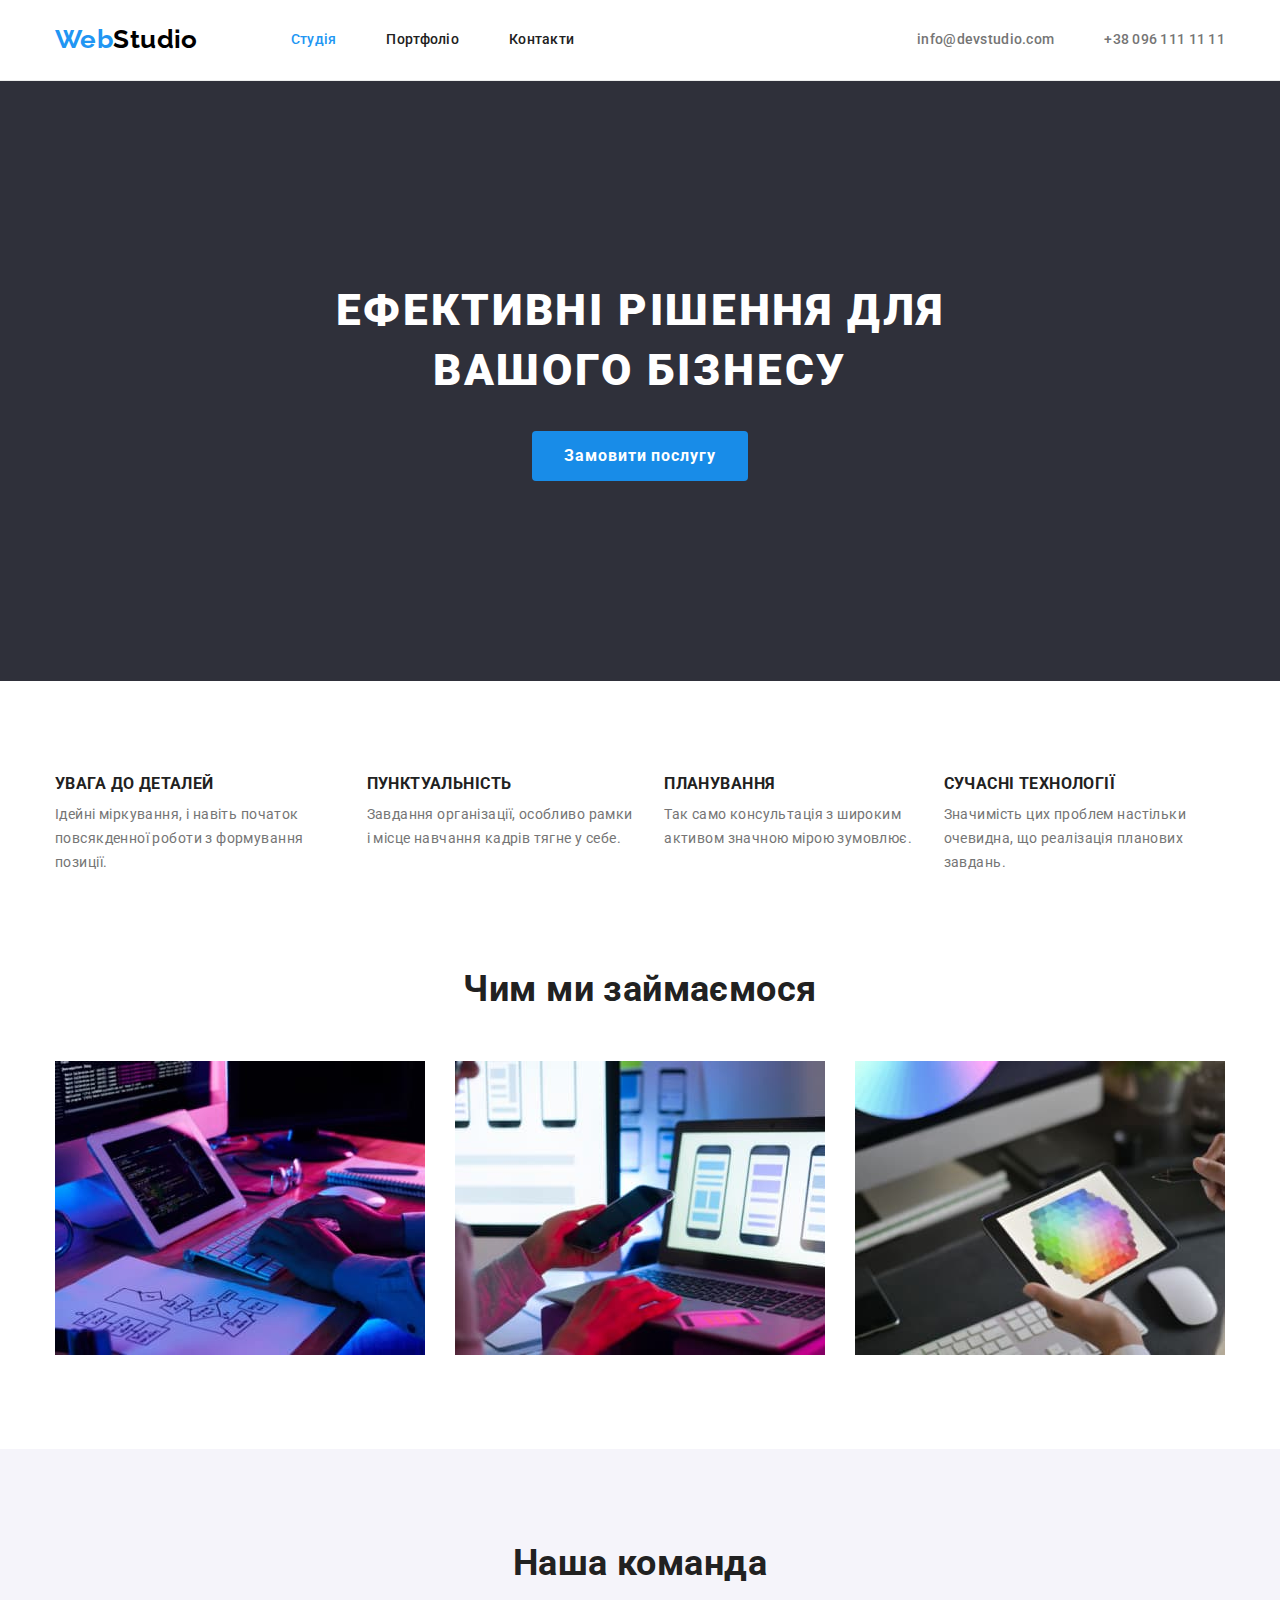
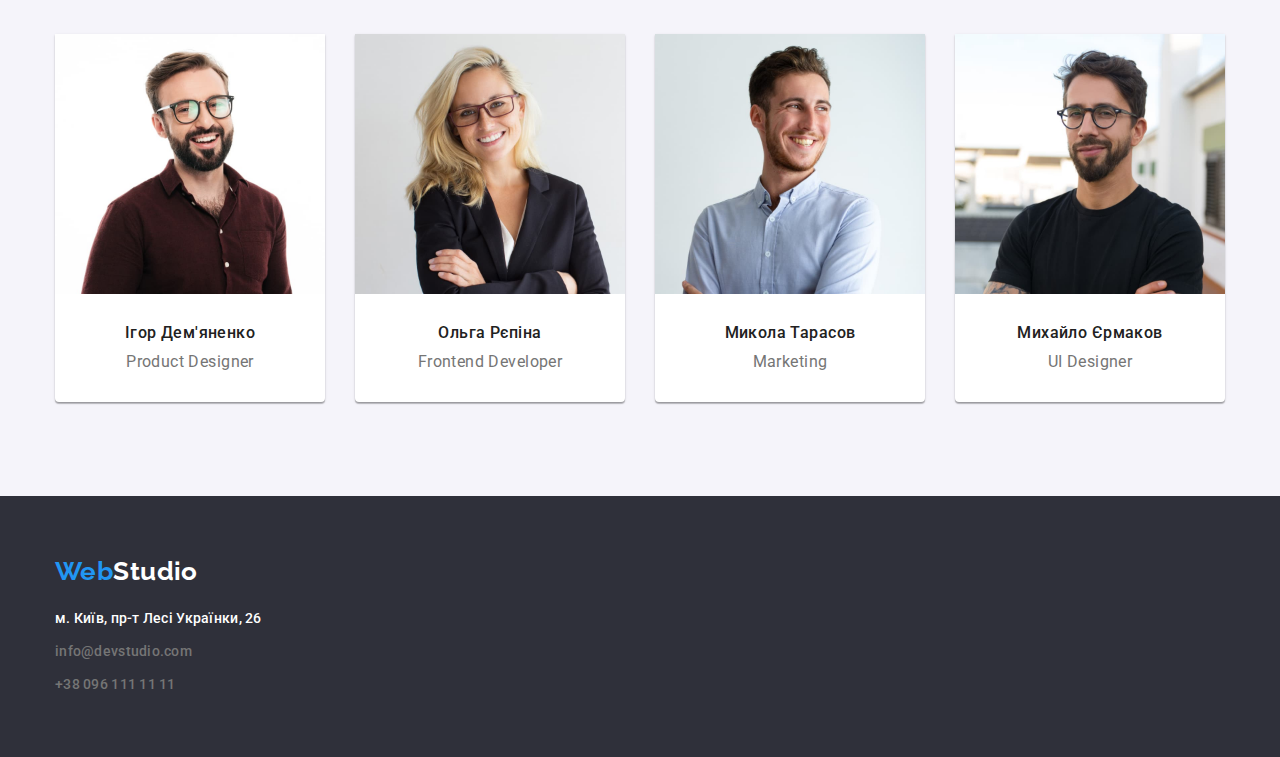
<file: index.html>
<!DOCTYPE html>
<html lang="uk">
<head>
    <meta charset="UTF-8">
    <meta http-equiv="X-UA-Compatible" content="IE=edge">
    <meta name="viewport" content="width=device-width, initial-scale=1.0">
    <title>Студія</title>
    <link rel="preconnect" href="https://fonts.googleapis.com">
    <link rel="preconnect" href="https://fonts.gstatic.com" crossorigin>
    <link href="https://fonts.googleapis.com/css2?family=Raleway:wght@700&family=Roboto:wght@400;500;700;900&display=swap"
        rel="stylesheet">
    <link rel="stylesheet" href="https://cdnjs.cloudflare.com/ajax/libs/modern-normalize/1.1.0/modern-normalize.min.css">
    <link rel="stylesheet" href="./css/style.css">
</head>
<body>
    <header class="header">
        <div class="container main-nav">
            <nav class="nav">
                <a class="logo" href="./index.html"><span class="accent">Web</span>Studio</a>
                <ul class="site-nav list">
                    <li class="nav-item">
                        <a class="link current" href="./index.html">Студія</a>
                    </li>
                    <li class="nav-item">
                        <a class="link" href="./portfolio.html">Портфоліо</a>
                    </li>
                    <li class="nav-item">
                        <a class="link" href="#">Контакти</a>
                    </li>
                </ul>
            </nav>
            <ul class="contact-list list">
                <li class="contact-item">
                    <a class="contact-link link" href="mailto:info@devstudio.com">info@devstudio.com</a>
                </li>
                <li class="contact-item">
                    <a class="contact-link link" href="tel:+380961111111">+38 096 111 11 11</a>
                </li>
            </ul>
        </div>
    </header>
   <main class="main">
        <!------ hero section----->
        <section class="hero section">
            <div class="container">
                <h1 class="hero-title">Ефективні рішення для вашого бізнесу</h1>
                <button class="hero-button button" type="button">Замовити послугу</button>
            </div>
        </section>
            <!------ our features section----->
        <section class="our-features section">
            <div class="container">
                <h2 class="invisible-title">Особливості</h2>
                <ul class="features-list list">
                    <li class="features-item">
                        <h3 class="features-title">УВАГА ДО ДЕТАЛЕЙ</h3>
                        <p>Ідейні міркування, і навіть початок повсякденної роботи з формування позиції.</p>
                    </li>
                    <li class="features-item">
                        <h3 class="features-title">ПУНКТУАЛЬНІСТЬ</h3>
                        <p>Завдання організації, особливо рамки і місце навчання кадрів тягне у себе.</p>
                    </li>
                    <li class="features-item">
                        <h3 class="features-title">ПЛАНУВАННЯ</h3>
                        <p>Так само консультація з широким активом значною мірою зумовлює.</p>
                    </li>
                    <li class="features-item">
                        <h3 class="features-title">СУЧАСНІ ТЕХНОЛОГІЇ</h3>
                        <p>Значимість цих проблем настільки очевидна, що реалізація планових завдань.</p>
                    </li>
                </ul>
            </div>
        </section>
        <!------- what are we doing section --------->
        <section class="works section">
            <div class="container">
                <h2 class="section-title">Чим ми займаємося</h2>
                <ul class="works-list list">
                    <li class="works-item">
                        <img src="./imeges/box-1.jpg" alt="Програміст працює за столом в офісі" width="370" height="294" />
                    </li>
                    <li class="works-item">
                        <img src="./imeges/box-2.jpg" alt="Команда творців працює над інтерфейсом для мобільних телефонів" width="370"
                            height="294" />
                    </li>
                    <li class="works-item">
                        <img src="./imeges/box-3.jpg"
                            alt="Креативний художник веб-дизайну з робочим графічним планшетом для вибору кольору" width="370"
                            height="294" />
                    </li>
                </ul>
            </div>
        </section>
        <!-------- our team --------->
        <section class="team section">
            <div class="container">
                <h2 class="section-title">Наша команда</h2>
                <ul class="team-list list">
                    <li class="team-card">
                        <img src="./imeges/team-card-1.jpg" alt="Фото Ігоря" width="270" height="260" />
                        <h3 class="team-title">Ігор Дем'яненко</h3>
                        <p lang="en">Product Designer</p>
                    </li>
                    <li class="team-card">
                        <img src="./imeges/team-card-2.jpg" alt="Фото Ольги" width="270" height="260" />
                        <h3 class="team-title">Ольга Рєпіна</h3>
                        <p lang="en">Frontend Developer</p>
                    </li>
                    <li class="team-card">
                        <img src="./imeges/team-card-3.jpg" alt="Фото Миколи" width="270" height="260" />
                        <h3 class="team-title">Микола Тарасов</h3>
                        <p lang="en">Marketing</p>
                    </li>
                    <li class="team-card">
                        <img src="./imeges/team-card-4.jpg" alt="Фото Михайла" width="270" height="260" />
                        <h3 class="team-title">Михайло Єрмаков</h3>
                        <p lang="en">UI Designer</p>
                    </li>
                </ul>
            </div>
        </section>
   </main>
   <footer class="footer">
        <div class="container">
            <a class="logo logo-footer" href="./index.html"><span class="accent">Web</span>Studio</a>
            <address class="address">
                <ul class="address-list list">
                    <li class="address-item contact-item">
                        <a class="address-link link" target="_blank" rel="noopener noreferrer nofollow"
                            href="https://goo.gl/maps/qot3qRzTmTnnyJev7">м. Київ, пр-т Лесі Українки, 26</a>
                    </li>
                    <li class="address-item contact-item">
                        <a class="contact-link link" href="mailto:info@devstudio.com">info@devstudio.com</a>
                    </li>
                    <li class="address-item contact-item">
                        <a class="contact-link link" href="tel:+380961111111">+38 096 111 11 11</a>
                    </li>
                </ul>
            </address>
        </div>
   </footer>
</body>
</html>
</file>
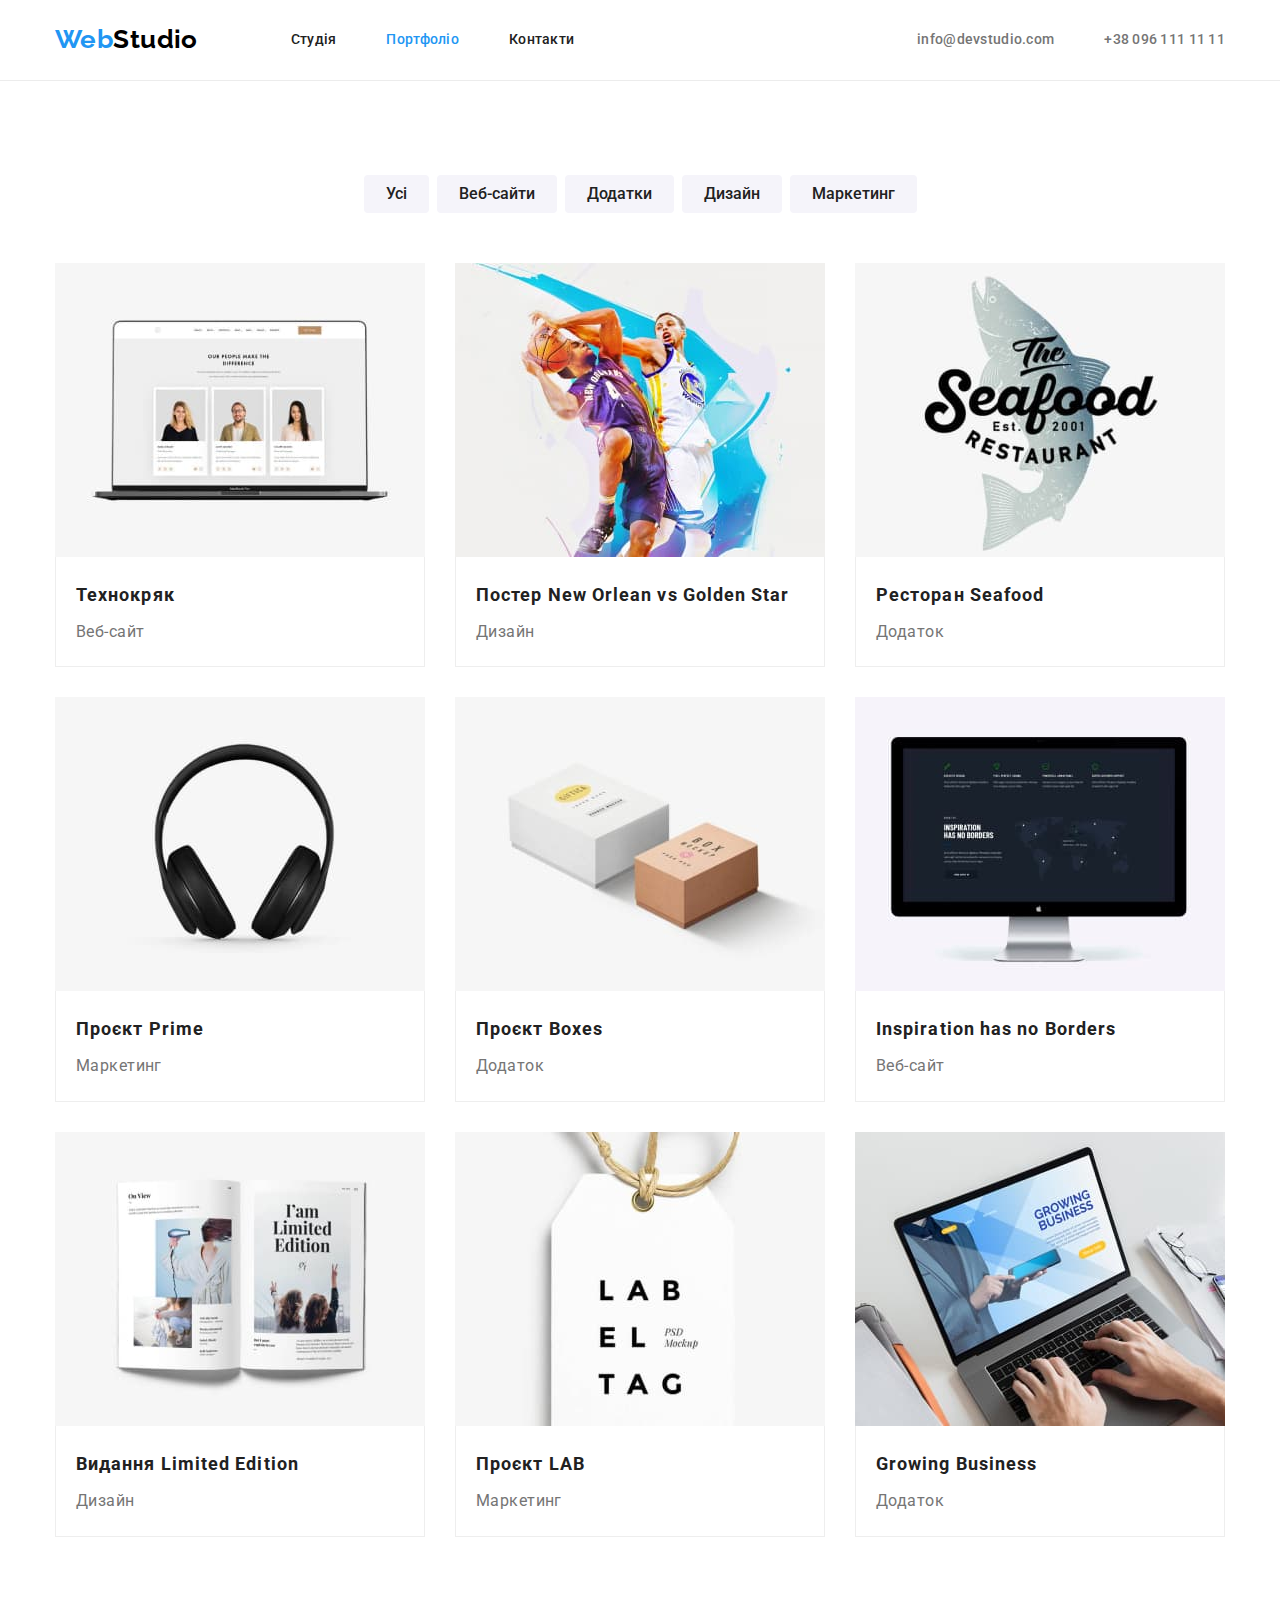
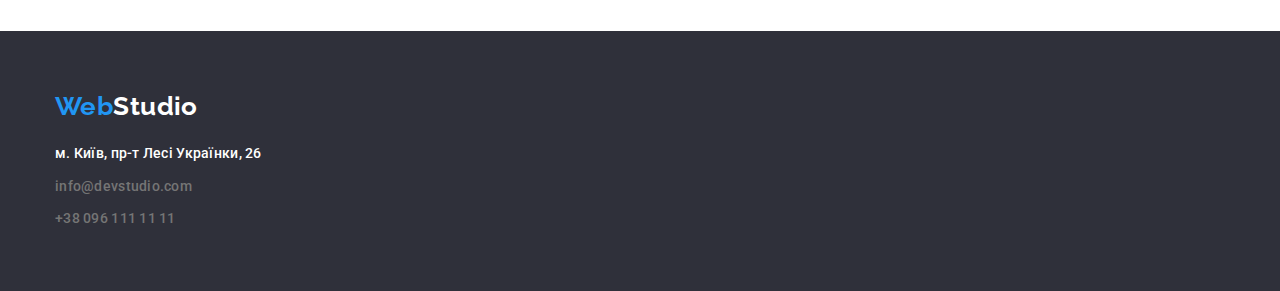
<file: portfolio.html>
<!DOCTYPE html>
<html lang="uk">

<head>
    <meta charset="UTF-8">
    <meta http-equiv="X-UA-Compatible" content="IE=edge">
    <meta name="viewport" content="width=device-width, initial-scale=1.0">
    <title>Портфоліо</title>
    <link rel="preconnect" href="https://fonts.googleapis.com">
    <link rel="preconnect" href="https://fonts.gstatic.com" crossorigin>
    <link href="https://fonts.googleapis.com/css2?family=Raleway:wght@700&family=Roboto:wght@400;500;700;900&display=swap"
        rel="stylesheet">
    <link rel="stylesheet" href="https://cdnjs.cloudflare.com/ajax/libs/modern-normalize/1.1.0/modern-normalize.min.css">
    <link rel="stylesheet" href="./css/style.css">
</head>

<body>
    <header class="header">
        <div class="container main-nav">
            <nav class="nav">
                <a class="logo" href="./index.html"><span class="accent">Web</span>Studio</a>
                <ul class="site-nav list">
                    <li class="nav-item">
                        <a class="link" href="./index.html">Студія</a>
                    </li>
                    <li class="nav-item">
                        <a class="link current" href="./portfolio.html">Портфоліо</a>
                    </li>
                    <li class="nav-item">
                        <a class="link" href="#">Контакти</a>
                    </li>
                </ul>
            </nav>
            <ul class="contact-list list">
                <li class="contact-item">
                    <a class="contact-link link" href="mailto:info@devstudio.com">info@devstudio.com</a>
                </li>
                <li class="contact-item">
                    <a class="contact-link link" href="tel:+380961111111">+38 096 111 11 11</a>
                </li>
            </ul>
        </div>
    </header>
    <main>
        <section class="section">
           <div class="container">
                <h1 class="invisible-title">Наші проекти</h1>
                <ul class="filter-list list">
                    <li class="filter-item">
                        <button class="filter-button button" type="button">Усі</button>
                    </li>
                    <li class="filter-item">
                        <button class="filter-button button" type="button">Веб-сайти</button>
                    </li>
                    <li class="filter-item">
                        <button class="filter-button button" type="button">Додатки</button>
                    </li>
                    <li class="filter-item">
                        <button class="filter-button button" type="button">Дизайн</button>
                    </li>
                    <li class="filter-item">
                        <button class="filter-button button" type="button">Маркетинг</button>
                    </li>
                </ul>
                <ul class="project-list list">
                    <li>
                        <img src="./imeges/project-1.jpg" alt="Ноутбук з веб-сайтом на екрані." width="370" height="294">
                        <div class="border">
                            <h2 class="project-title">Технокряк</h2>
                            <p>Веб-сайт</p>
                        </div>
                    </li>
                    <li>
                        <img src="./imeges/project-2.jpg" alt="Два баскетболіста боряться за м'яч." width="370" height="294">
                        <div class="border">
                            <h2 class="project-title">Постер New Orlean vs Golden Star</h2>
                            <p>Дизайн</p>
                        </div>
                    </li>
                    <li>
                        <img src="./imeges/project-3.jpg" alt="Логотип з рибою." width="370" height="294">
                        <div class="border">
                            <h2 class="project-title">Ресторан Seafood</h2>
                            <p>Додаток</p>
                        </div>
                    </li>
                    <li>
                        <img src="./imeges/project-4.jpg" alt="Чорні наушники." width="370" height="294">
                        <div class="border">
                            <h2 class="project-title">Проєкт Prime</h2>
                            <p>Маркетинг</p>
                        </div>
                    </li>
                    <li>
                        <img src="./imeges/project-5.jpg" alt="Дві коробки біла та коричнева." width="370" height="294">
                        <div class="border">
                            <h2 class="project-title">Проєкт Boxes</h2>
                            <p>Додаток</p>
                        </div>
                    </li>
                    <li>
                        <img src="./imeges/project-6.jpg" alt="Монітор з веб-сайтом на екрані." width="370" height="294">
                        <div class="border">
                            <h2 class="project-title">Inspiration has no Borders</h2>
                            <p>Веб-сайт</p>
                        </div>
                    </li>
                    <li>
                        <img src="./imeges/project-7.jpg" alt="Розгорнутий журнал." width="370" height="294">
                        <div class="border">
                            <h2 class="project-title">Видання Limited Edition</h2>
                            <p>Дизайн</p>
                        </div>
                    </li>
                    <li>
                        <img src="./imeges/project-8.jpg" alt="Бирка з мотузкою" width="370" height="294">
                        <div class="border">
                            <h2 class="project-title">Проєкт LAB</h2>
                            <p>Маркетинг</p>
                        </div>
                    </li>
                    <li>
                        <img src="./imeges/project-9.jpg" alt="На столі лежать документи,окуляри,телефон та ноутбук за яким працює чоловік." width="370" height="294">
                        <div class="border">
                            <h2 class="project-title">Growing Business</h2>
                            <p>Додаток</p>
                        </div>
                    </li>
                </ul>
           </div>
        </section>
    </main>
    <footer class="footer">
        <div class="container">
            <a class="logo logo-footer" href="./index.html"><span class="accent">Web</span>Studio</a>
            <address class="address">
                <ul class="address-list list">
                    <li class="address-item contact-item">
                        <a class="address-link link" target="_blank" rel="noopener noreferrer nofollow"
                            href="https://goo.gl/maps/qot3qRzTmTnnyJev7">м. Київ, пр-т Лесі Українки, 26</a>
                    </li>
                    <li class="address-item contact-item">
                        <a class="contact-link link" href="mailto:info@devstudio.com">info@devstudio.com</a>
                    </li>
                    <li class="address-item contact-item">
                        <a class="contact-link link" href="tel:+380961111111">+38 096 111 11 11</a>
                    </li>
                </ul>
            </address>
        </div>
    </footer>
</body>

</html>
</file>
<file: css/style.css>
:root{
    --primary-text-color: #212121;
    --secondary-text-color: #757575;
    --accent-color:#2196F3;
    --main-color:#ffffff;
    --primary-bg-color: #ffffff;
    --secondary-bg-color: #F5F4FA;
    --footer-bg-color: #2F303A;
}
body {
    background-color: var(--primary-bg-color);
    color: var(--primary-text-color);
    font-family: 'Roboto',sans-serif;
    font-size: 14px;
    letter-spacing: 0.03em;
}
h1,h2,h3,h4,h5,h6,ul,p {
    margin: 0;
    padding: 0;
}
img {
    display: block;
    max-width: 100%;
    height: auto;
}
.link {
    text-decoration: none;
    color: var(--primary-text-color);
    font-weight: 500;
    font-size: 14px;
    line-height: 1.14;
    letter-spacing: 0.02em;
}
.list{
    list-style: none;
    color: inherit;
}
.container {
    width: 1200px;
    margin: 0 auto;
    padding: 0 15px;
}
.section {
    padding-top: 94px;
    padding-bottom: 94px;
}
.accent,.current {
    color: var(--accent-color);
}
.button {
    border:none;
    border-radius: 4px;
    cursor: pointer;
    font-family: inherit;
    color: var(--primary-text-color);
    background-color: var(--secondary-bg-color);
    font-weight: 500;
    font-size: 16px;
    text-align: center;
    line-height: 1.62;
}
.button:hover,.button:focus,.button:active{
    color: var(--main-color);
    background-color: var(--accent-color);
}
.invisible-title {
    display: none;
}

/* === header === */
.header {
    border-bottom: 1px solid #ECECEC;;
}
.main-nav {
    display: flex;
    align-items: center;
}
.logo {
    text-decoration: none;
    color: #000000;
    font-family: 'Raleway',sans-serif;
    font-weight: 700;
    font-size: 26px;
    line-height: 1.19;
}
.nav .logo {
    margin-right: 93px;
    padding-top: 24px;
    padding-bottom: 25px;
}
.logo-footer{
    color:var(--main-color);
}
.nav {
    display: flex;
    align-items: center;
}
.site-nav {
    display: flex;
}
.site-nav .link {
    display: block;
    padding-top: 32px;
    padding-bottom: 32px;
}
.contact-list {
    display: flex;
}
.main-nav .contact-link {
    display: block;
    padding-top: 32px;
    padding-bottom: 32px;
}
.link:hover,.link:focus,
.contact-link:hover,.contact-link:focus,
.address-link:hover,.address-link:focus{
    color: var(--accent-color);
}
.site-nav .nav-item + .nav-item {
    margin-left: 50px;
}
.contact-list {
    margin-left: auto;
}
.contact-list .contact-item + .contact-item {
    margin-left: 50px;
}
.contact-link {
    color: var(--secondary-text-color);
}

/* === main === */
.section-title {
    margin-bottom: 50px;
    font-size: 36px;
    line-height: 1.16;
    text-align: center;
}
/* === hero section === */
.hero {
    background-color: var(--footer-bg-color);
    text-align: center;
    padding-top: 200px;
    padding-bottom: 200px;
}
.hero-title {
    width: 696px;
    margin-left: auto;
    margin-right: auto;
    margin-bottom: 30px;

    color: var(--main-color);
    font-weight: 900;
    font-size: 44px;
    line-height: 1.36;
    text-align: center;
    letter-spacing: 0.06em;
    text-transform: uppercase;
}
.hero-button {
    padding-top: 10px;
    padding-right: 32px;
    padding-bottom: 10px;
    padding-left: 32px;

    background-color: var(--accent-color);
    color: var(--main-color);
    font-weight: 700;
    font-size: 16px;
    line-height: 1.87;
    letter-spacing: 0.06em;
}
.hero-button{
    background-color: #188CE8;
}
/* === our features section === */
.our-features {
    padding-bottom: 0;
}
.features-title {
    margin-bottom: 10px;

    line-height: 1.14;
    text-transform: uppercase;
}
.features-list {
    display: flex;
}
.features-list .features-item + .features-item {
    margin-left: 30px;
}
.features-item p {
    color: var(--secondary-text-color);
    font-weight: 400;
    line-height: 1.71;
}
/* === what are we doing section === */
.works-list {
    display: flex;
}
.works-list .works-item + .works-item {
    margin-left: 30px;
}
/* === our team === */
.team {
    background-color: var(--secondary-bg-color);
}
.team-title {
    padding-top: 30px;
    margin-bottom: 10px;

    font-weight: 500;
    font-size: 16px;
    line-height: 1.18;
    text-align: center;
}
.team-list {
    display: flex;
}
.team-list .team-card + .team-card {
    margin-left: 30px;
}
.team-card {
    background-color: var(--primary-bg-color);
    box-shadow: 0px 1px 3px rgba(0, 0, 0, 0.12), 0px 1px 1px rgba(0, 0, 0, 0.14), 0px 2px 1px rgba(0, 0, 0, 0.2);
    border-radius: 0px 0px 4px 4px;
}
.team-card p {
    padding-bottom: 30px;

    color: var(--secondary-text-color);
    font-size: 16px;
    line-height: 1.18;
    text-align: center;
}
/* === footer === */
.footer {
    padding-top: 60px;
    padding-bottom: 60px;
    background-color: var(--footer-bg-color);
}
.logo-footer {
    display: inline-block;
    margin-bottom: 20px;
}
.address {
    font-style: normal;
    line-height: 1.71;
}
.address-link {
    color: var(--main-color);
}
.address-list .address-item + .address-item {
    margin-top: 9px;
}
/* ======== Portfolio ========= */
/* === main === */
/* === filter === */
.filter-list {
    margin-bottom: 50px;
    display: flex;
    justify-content: center;
}
.filter-list .filter-item + .filter-item {
    margin-left: 8px;
}
.filter-button {
    padding-top: 6px;
    padding-right: 22px;
    padding-bottom: 6px;
    padding-left: 22px;
}
/* === projects === */
.project-list {
    display: flex;
    flex-wrap: wrap;
    gap: 30px;
}
.border {
    padding-top: 20px;
    padding-right: 24px;
    padding-bottom: 20px;
    padding-left: 20px;
    border: 1px solid #EEEEEE;
    border-top: none;
}
.project-title {
    margin-bottom: 4px;

    font-size: 18px;
    line-height: 2;
    letter-spacing: 0.06em;
}
.project-list p {
    color: var(--secondary-text-color);
    font-size: 16px;
    line-height: 1.85;
}
</file>
